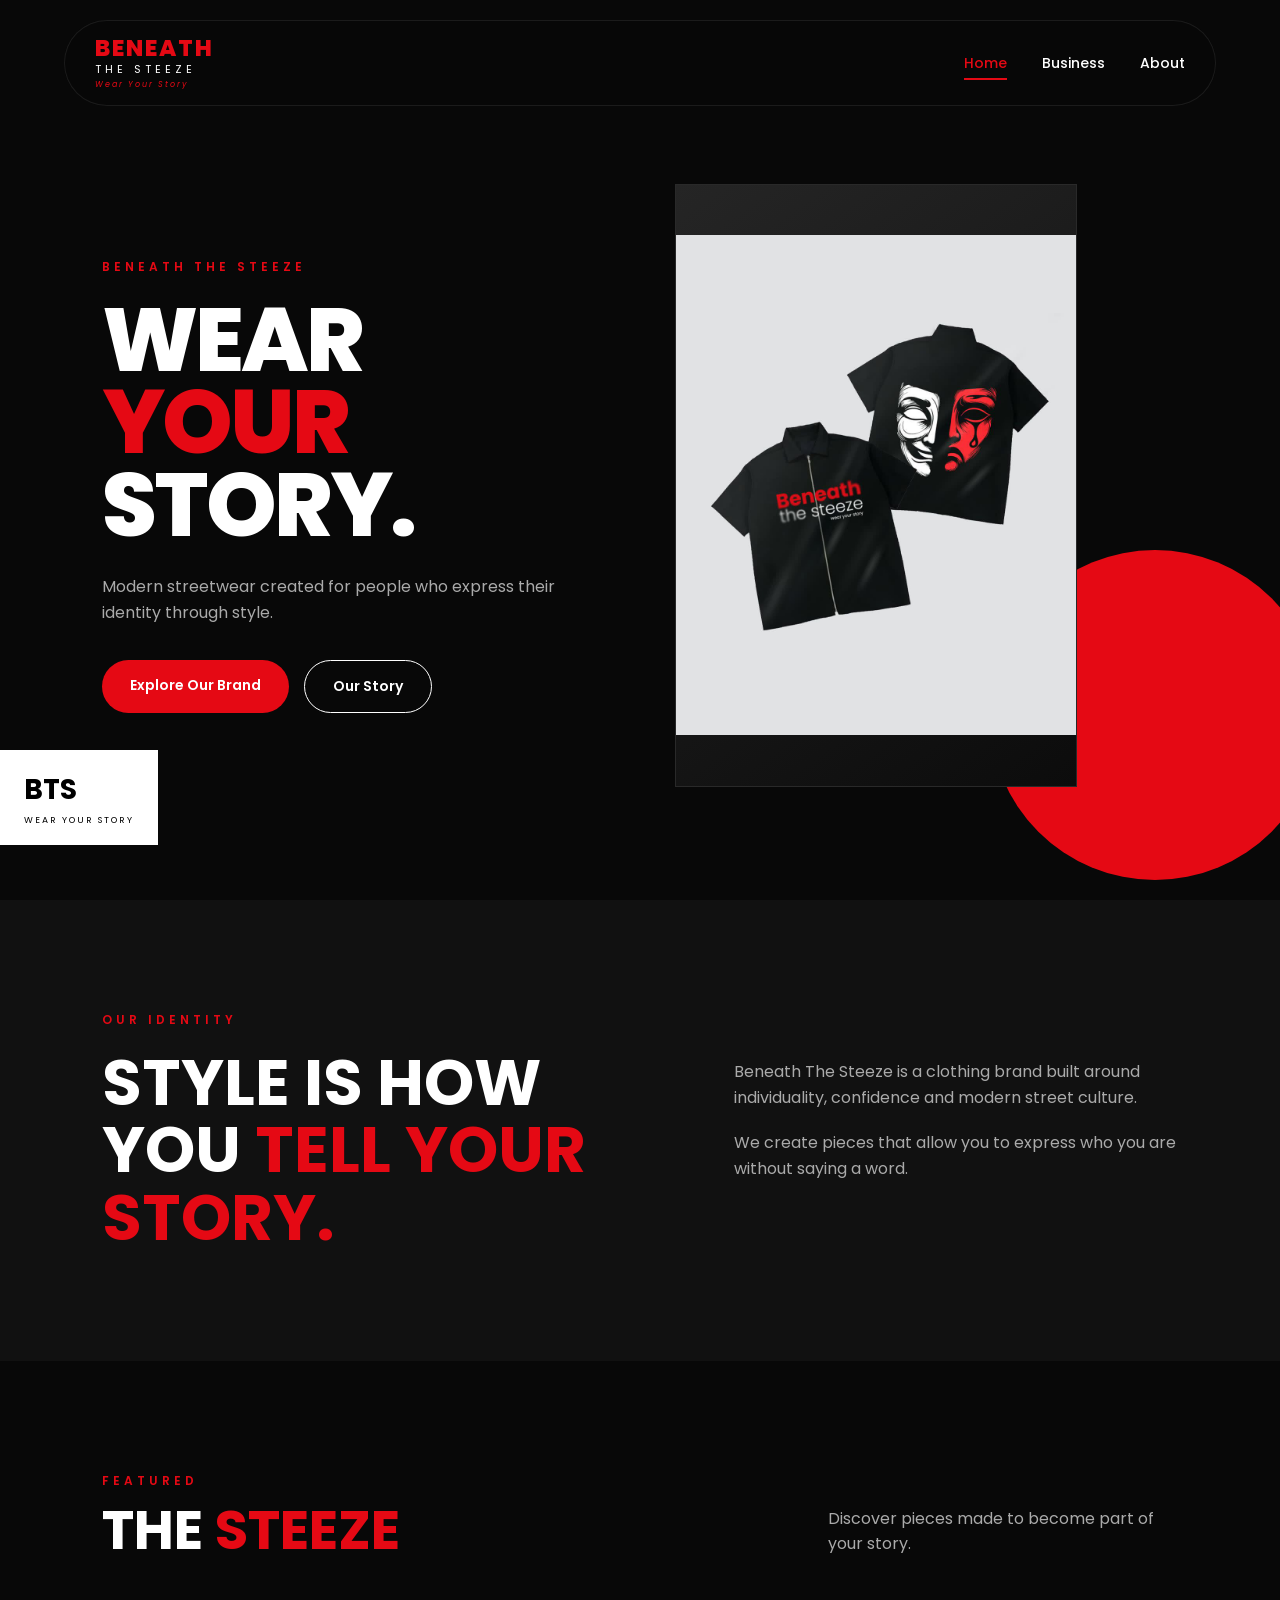
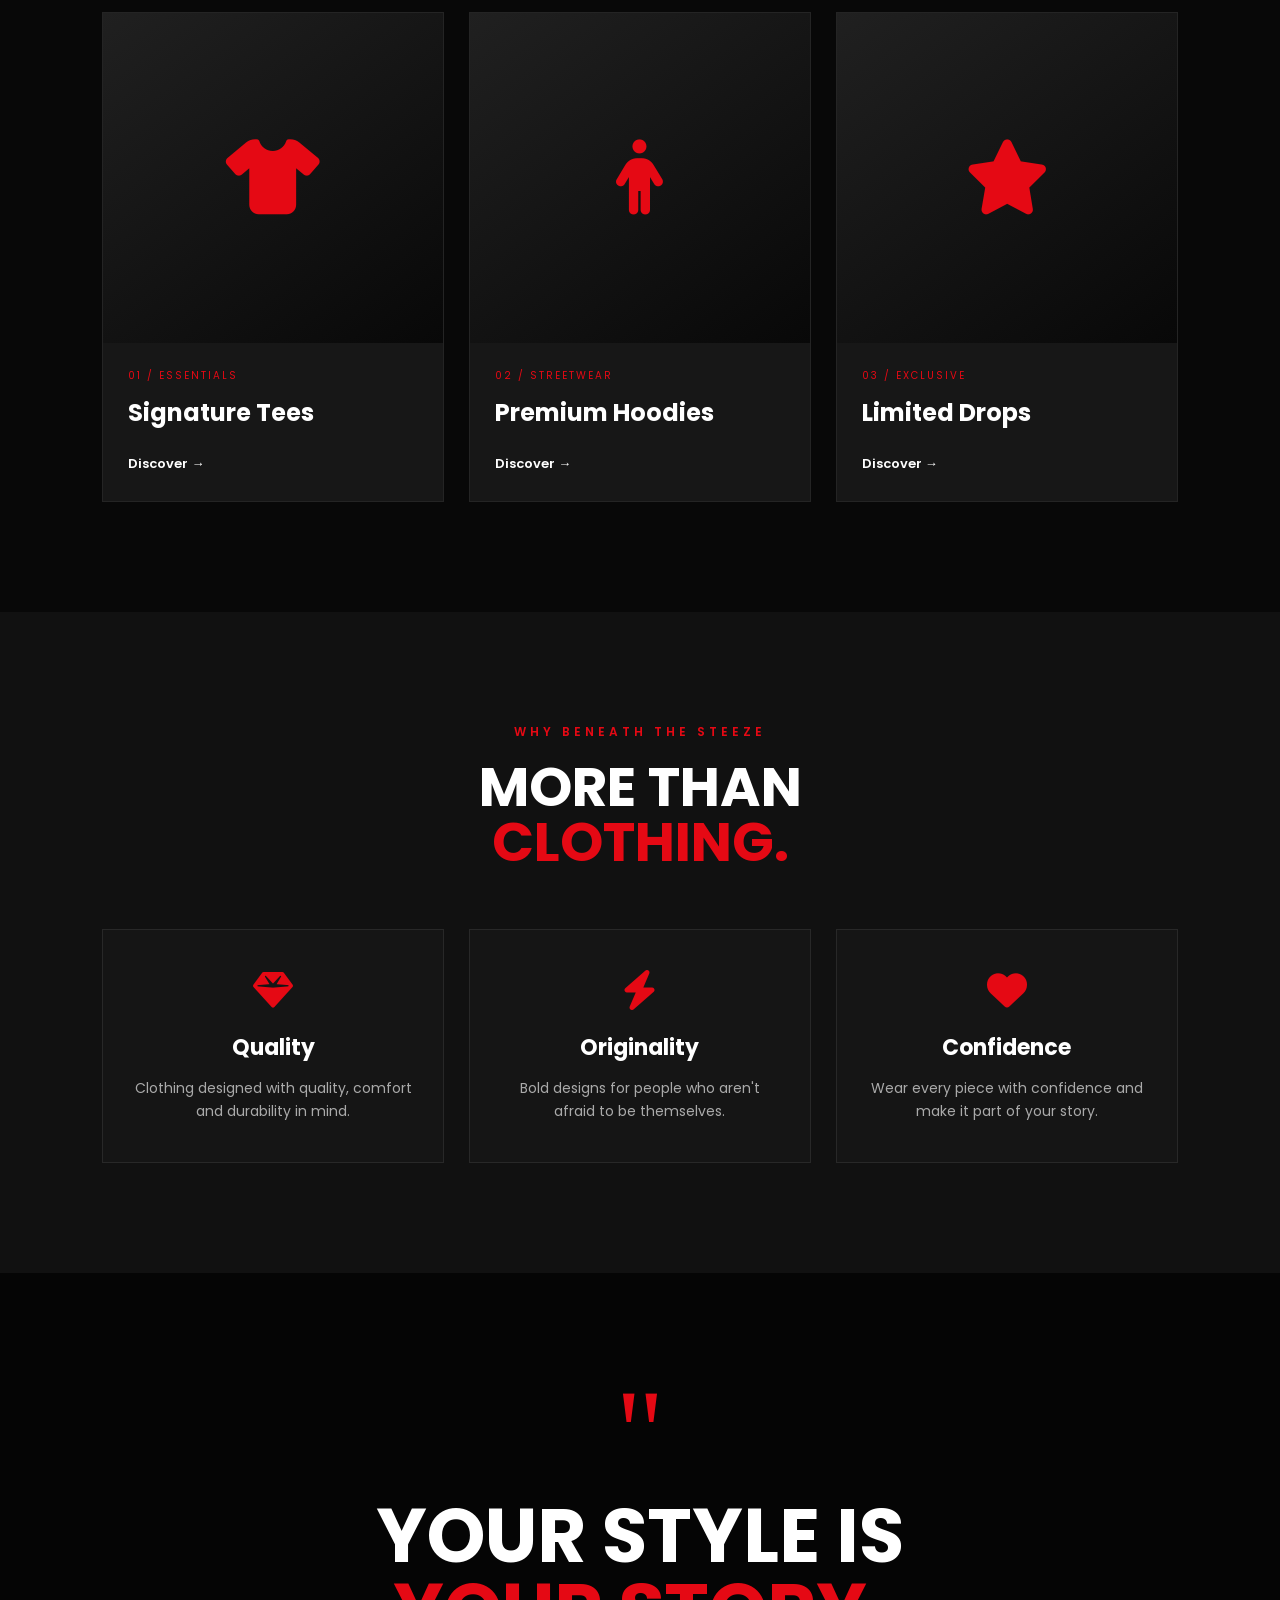
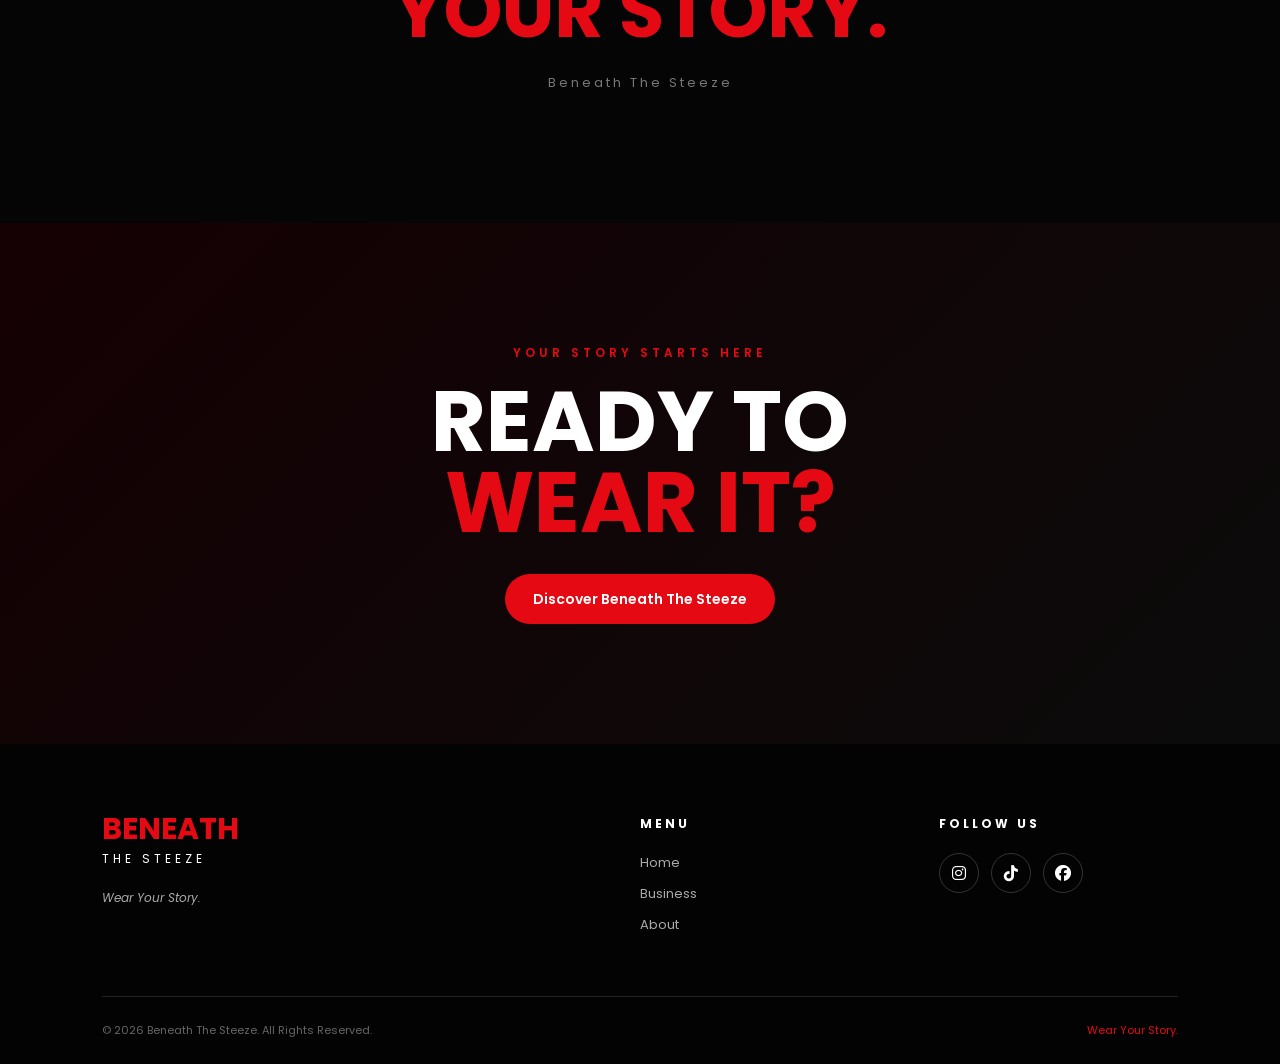
<file: index.html>
<!DOCTYPE html>
<html lang="en">
<head>
    <meta charset="UTF-8">
    <meta name="viewport" content="width=device-width, initial-scale=1.0">

    <title>Beneath The Steeze | Wear Your Story</title>

    <link rel="stylesheet" href="style.css">

    <link rel="preconnect" href="https://fonts.googleapis.com">
    <link rel="preconnect" href="https://fonts.gstatic.com" crossorigin>

    <link href="https://fonts.googleapis.com/css2?family=Poppins:wght@300;400;500;600;700;800&display=swap" rel="stylesheet">

    <link rel="stylesheet"
          href="https://cdnjs.cloudflare.com/ajax/libs/font-awesome/6.5.2/css/all.min.css">
</head>

<body>

    <!-- NAVIGATION -->
    <header>
        <nav class="navbar">

            <a href="index.html" class="brand">
                <strong>BENEATH</strong>
                <span>THE STEEZE</span>
                <small>Wear Your Story</small>
            </a>

            <div class="nav-links">
                <a href="index.html" class="active">Home</a>
                <a href="business.html">Business</a>
                <a href="about.html">About</a>
            </div>

        </nav>
    </header>


    <!-- HOME HERO -->
    <main>

        <section class="home-hero">

            <div class="hero-text">

                <p class="eyebrow">BENEATH THE STEEZE</p>

                <h1>
                    WEAR<br>
                    <span>YOUR</span><br>
                    STORY.
                </h1>

                <p class="hero-description">
                    Modern streetwear created for people who
                    express their identity through style.
                </p>

                <div class="hero-buttons">
                    <a href="business.html" class="red-button">
                        Explore Our Brand
                    </a>

                    <a href="about.html" class="outline-button">
                        Our Story
                    </a>
                </div>

            </div>


            <div class="fashion-placeholder">
    <img src="images/hero-fashion.jpg" alt="Beneath The Steeze streetwear">
</div>

                <div class="red-shape"></div>

                <div class="hero-label">
                    <strong>BTS</strong>
                    <span>WEAR YOUR STORY</span>
                </div>

            </div>

        </section>


        <!-- INTRODUCTION -->
        <section class="home-intro">

            <div class="intro-heading">
                <p class="eyebrow">OUR IDENTITY</p>

                <h2>
                    STYLE IS HOW<br>
                    YOU <span>TELL YOUR STORY.</span>
                </h2>
            </div>

            <div class="intro-text">

                <p>
                    Beneath The Steeze is a clothing brand built
                    around individuality, confidence and modern
                    street culture.
                </p>

                <p>
                    We create pieces that allow you to express
                    who you are without saying a word.
                </p>

            </div>

        </section>


        <!-- FEATURED COLLECTION -->
        <section class="collection">

            <div class="section-heading">

                <div>
                    <p class="eyebrow">FEATURED</p>

                    <h2>
                        THE <span>STEEZE</span>
                    </h2>
                </div>

                <p>
                    Discover pieces made to become
                    part of your story.
                </p>

            </div>


            <div class="collection-grid">

                <article class="product-card">

                    <div class="product-image">
                        <i class="fa-solid fa-shirt"></i>
                    </div>

                    <div class="product-info">
                        <p>01 / ESSENTIALS</p>
                        <h3>Signature Tees</h3>
                        <a href="business.html">Discover →</a>
                    </div>

                </article>


                <article class="product-card">

                    <div class="product-image">
                        <i class="fa-solid fa-person"></i>
                    </div>

                    <div class="product-info">
                        <p>02 / STREETWEAR</p>
                        <h3>Premium Hoodies</h3>
                        <a href="business.html">Discover →</a>
                    </div>

                </article>


                <article class="product-card">

                    <div class="product-image">
                        <i class="fa-solid fa-star"></i>
                    </div>

                    <div class="product-info">
                        <p>03 / EXCLUSIVE</p>
                        <h3>Limited Drops</h3>
                        <a href="business.html">Discover →</a>
                    </div>

                </article>

            </div>

        </section>


        <!-- WHY US -->
        <section class="why-us">

            <p class="eyebrow">WHY BENEATH THE STEEZE</p>

            <h2>
                MORE THAN<br>
                <span>CLOTHING.</span>
            </h2>


            <div class="values-grid">

                <div class="value">

                    <i class="fa-solid fa-gem"></i>

                    <h3>Quality</h3>

                    <p>
                        Clothing designed with quality,
                        comfort and durability in mind.
                    </p>

                </div>


                <div class="value">

                    <i class="fa-solid fa-bolt"></i>

                    <h3>Originality</h3>

                    <p>
                        Bold designs for people who
                        aren't afraid to be themselves.
                    </p>

                </div>


                <div class="value">

                    <i class="fa-solid fa-heart"></i>

                    <h3>Confidence</h3>

                    <p>
                        Wear every piece with confidence
                        and make it part of your story.
                    </p>

                </div>

            </div>

        </section>


        <!-- BRAND STATEMENT -->
        <section class="statement">

            <p class="quote-mark">"</p>

            <h2>
                YOUR STYLE IS<br>
                <span>YOUR STORY.</span>
            </h2>

            <p>
                Beneath The Steeze
            </p>

        </section>


        <!-- CALL TO ACTION -->
        <section class="home-cta">

            <p class="eyebrow">YOUR STORY STARTS HERE</p>

            <h2>
                READY TO<br>
                <span>WEAR IT?</span>
            </h2>

            <a href="business.html" class="red-button">
                Discover Beneath The Steeze
            </a>

        </section>

    </main>


    <!-- FOOTER -->
    <footer>

        <div class="footer-main">

            <div class="footer-brand">

                <h2>BENEATH</h2>
                <p>THE STEEZE</p>

                <span>Wear Your Story.</span>

            </div>


            <div class="footer-links">

                <h3>MENU</h3>

                <a href="index.html">Home</a>
                <a href="business.html">Business</a>
                <a href="about.html">About</a>

            </div>


            <div class="footer-social">

                <h3>FOLLOW US</h3>

                <a href="#">
                    <i class="fab fa-instagram"></i>
                </a>

                <a href="#">
                    <i class="fab fa-tiktok"></i>
                </a>

                <a href="#">
                    <i class="fab fa-facebook"></i>
                </a>

            </div>

        </div>


        <div class="footer-bottom">

            <p>
                © 2026 Beneath The Steeze. All Rights Reserved.
            </p>

            <p>
                Wear Your Story.
            </p>

        </div>

    </footer>


    <script src="script.js"></script>

</body>
</html>
</file>
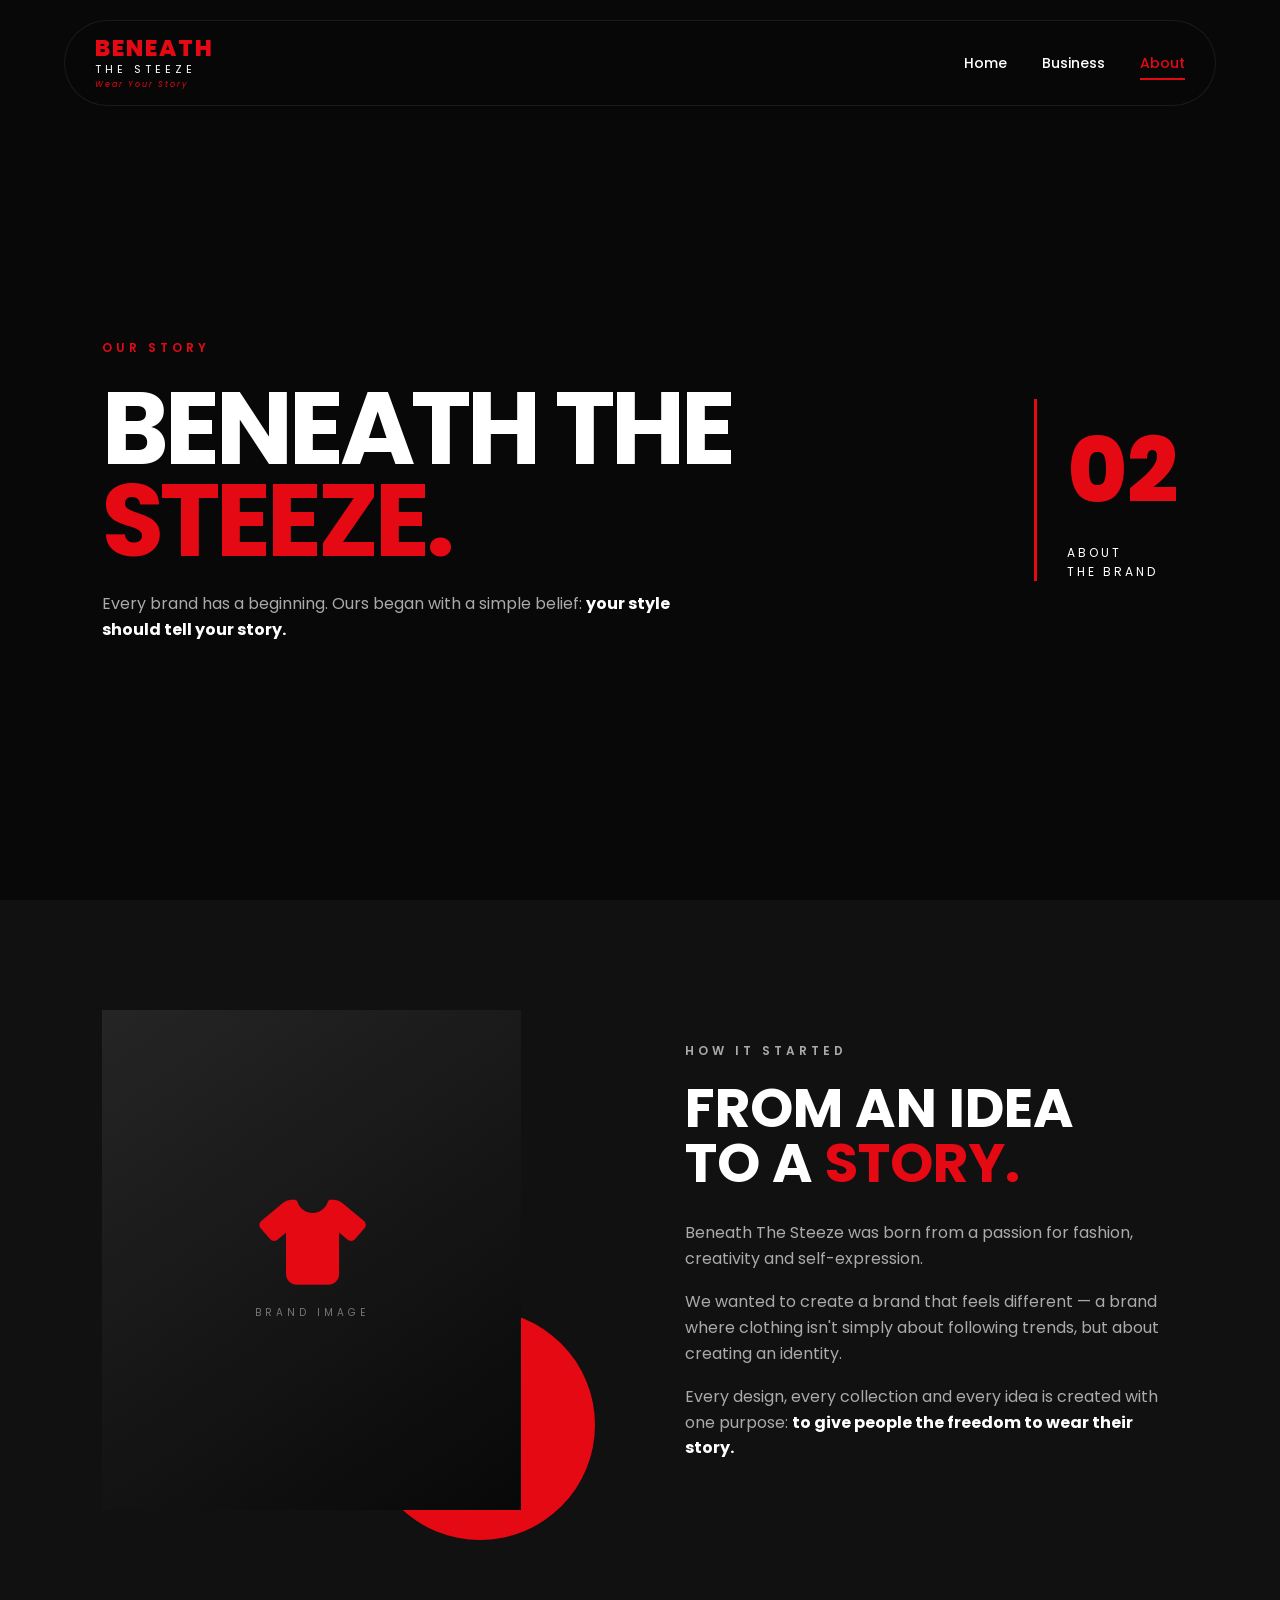
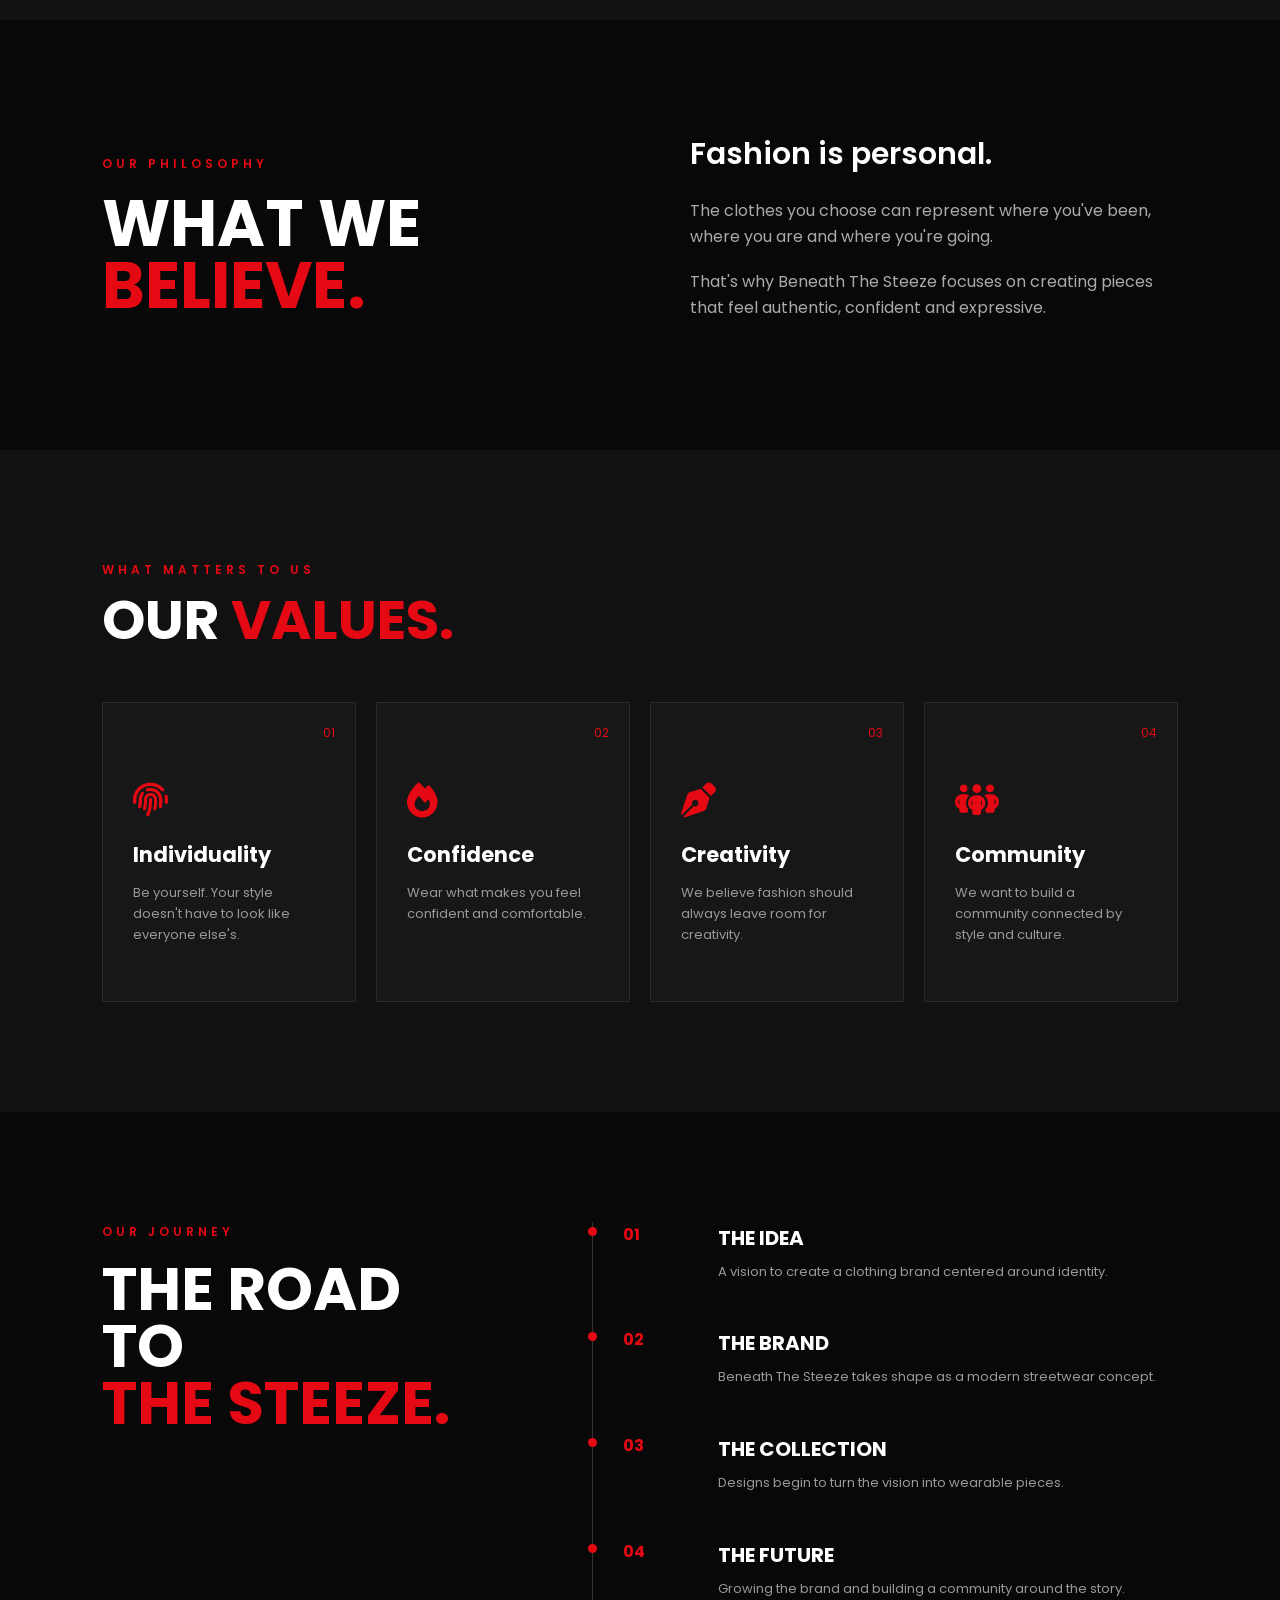
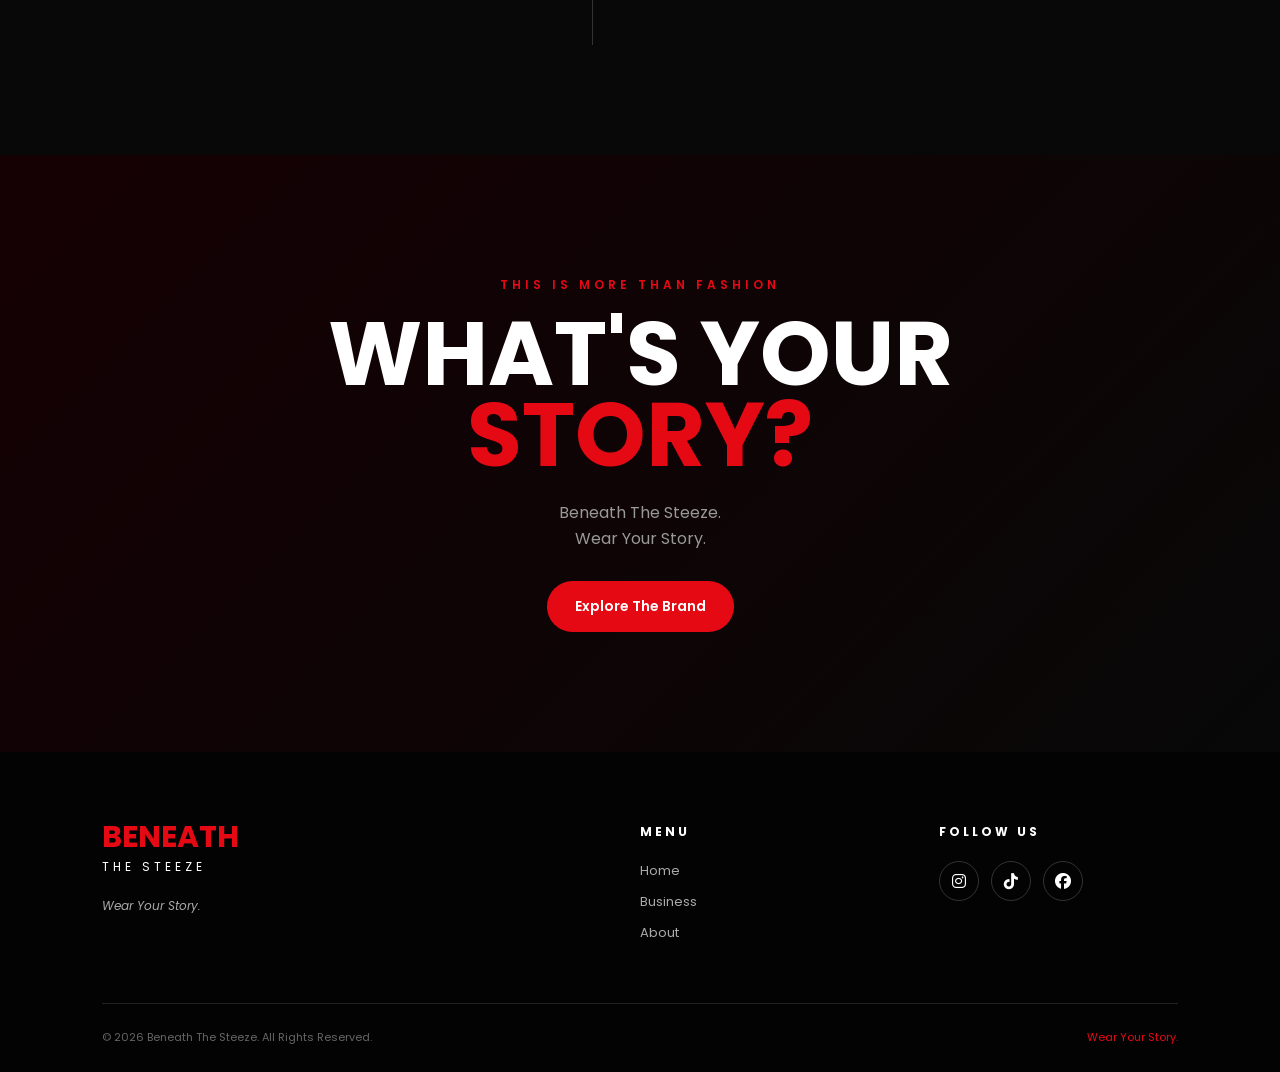
<file: about.html>
<!DOCTYPE html>
<html lang="en">

<head>

    <meta charset="UTF-8">

    <meta name="viewport"
          content="width=device-width, initial-scale=1.0">

    <title>About | Beneath The Steeze</title>

    <link rel="stylesheet" href="style.css">

    <link rel="preconnect"
          href="https://fonts.googleapis.com">

    <link rel="preconnect"
          href="https://fonts.gstatic.com" crossorigin>

    <link href="https://fonts.googleapis.com/css2?family=Poppins:wght@300;400;500;600;700;800&display=swap"
          rel="stylesheet">

    <link rel="stylesheet"
          href="https://cdnjs.cloudflare.com/ajax/libs/font-awesome/6.5.2/css/all.min.css">

</head>


<body>


<!-- =========================
     NAVIGATION
========================= -->

<header>

    <nav class="navbar">

        <a href="index.html" class="brand">

            <strong>BENEATH</strong>

            <span>THE STEEZE</span>

            <small>Wear Your Story</small>

        </a>


        <div class="nav-links">

            <a href="index.html">
                Home
            </a>

            <a href="business.html">
                Business
            </a>

            <a href="about.html" class="active">
                About
            </a>

        </div>

    </nav>

</header>



<!-- =========================
     ABOUT PAGE
========================= -->

<main>


<!-- ABOUT HERO -->

<section class="about-hero">

    <div class="about-hero-content">

        <p class="eyebrow">
            OUR STORY
        </p>

        <h1>

            BENEATH THE<br>

            <span>STEEZE.</span>

        </h1>

        <p>

            Every brand has a beginning.
            Ours began with a simple belief:

            <strong>
                your style should tell your story.
            </strong>

        </p>

    </div>


    <div class="about-hero-number">

        <span>02</span>

        <p>
            ABOUT<br>
            THE BRAND
        </p>

    </div>

</section>



<!-- OUR STORY -->

<section class="our-story">

    <div class="story-visual">

        <div class="story-placeholder">

            <i class="fa-solid fa-shirt"></i>

            <span>
                BRAND IMAGE
            </span>

        </div>

        <div class="story-red-shape"></div>

    </div>


    <div class="story-content">

        <p class="eyebrow">
            HOW IT STARTED
        </p>

        <h2>

            FROM AN IDEA<br>

            TO A <span>STORY.</span>

        </h2>


        <p>

            Beneath The Steeze was born from a passion
            for fashion, creativity and self-expression.

        </p>


        <p>

            We wanted to create a brand that feels
            different — a brand where clothing isn't
            simply about following trends, but about
            creating an identity.

        </p>


        <p>

            Every design, every collection and every
            idea is created with one purpose:

            <strong>
                to give people the freedom to wear
                their story.

            </strong>

        </p>

    </div>

</section>



<!-- BRAND PHILOSOPHY -->

<section class="philosophy">

    <div class="philosophy-heading">

        <p class="eyebrow">
            OUR PHILOSOPHY
        </p>

        <h2>

            WHAT WE<br>

            <span>BELIEVE.</span>

        </h2>

    </div>


    <div class="philosophy-text">

        <p>

            Fashion is personal.

        </p>

        <p>

            The clothes you choose can represent
            where you've been, where you are and
            where you're going.

        </p>

        <p>

            That's why Beneath The Steeze focuses
            on creating pieces that feel authentic,
            confident and expressive.

        </p>

    </div>

</section>



<!-- CORE VALUES -->

<section class="core-values">

    <div class="section-heading">

        <div>

            <p class="eyebrow">
                WHAT MATTERS TO US
            </p>

            <h2>

                OUR <span>VALUES.</span>

            </h2>

        </div>

    </div>


    <div class="values-about-grid">


        <div class="about-value">

            <span>01</span>

            <i class="fa-solid fa-fingerprint"></i>

            <h3>
                Individuality
            </h3>

            <p>

                Be yourself.

                Your style doesn't have
                to look like everyone else's.

            </p>

        </div>



        <div class="about-value">

            <span>02</span>

            <i class="fa-solid fa-fire"></i>

            <h3>
                Confidence
            </h3>

            <p>

                Wear what makes you feel
                confident and comfortable.

            </p>

        </div>



        <div class="about-value">

            <span>03</span>

            <i class="fa-solid fa-pen-nib"></i>

            <h3>
                Creativity
            </h3>

            <p>

                We believe fashion should
                always leave room for creativity.

            </p>

        </div>



        <div class="about-value">

            <span>04</span>

            <i class="fa-solid fa-people-group"></i>

            <h3>
                Community
            </h3>

            <p>

                We want to build a community
                connected by style and culture.

            </p>

        </div>


    </div>

</section>



<!-- BRAND TIMELINE -->

<section class="timeline">

    <div class="timeline-heading">

        <p class="eyebrow">
            OUR JOURNEY
        </p>

        <h2>

            THE ROAD TO<br>

            <span>THE STEEZE.</span>

        </h2>

    </div>


    <div class="timeline-list">


        <div class="timeline-item">

            <span>
                01
            </span>

            <div>

                <h3>
                    THE IDEA
                </h3>

                <p>

                    A vision to create a clothing
                    brand centered around identity.

                </p>

            </div>

        </div>



        <div class="timeline-item">

            <span>
                02
            </span>

            <div>

                <h3>
                    THE BRAND
                </h3>

                <p>

                    Beneath The Steeze takes shape
                    as a modern streetwear concept.

                </p>

            </div>

        </div>



        <div class="timeline-item">

            <span>
                03
            </span>

            <div>

                <h3>
                    THE COLLECTION
                </h3>

                <p>

                    Designs begin to turn the vision
                    into wearable pieces.

                </p>

            </div>

        </div>



        <div class="timeline-item">

            <span>
                04
            </span>

            <div>

                <h3>
                    THE FUTURE
                </h3>

                <p>

                    Growing the brand and building
                    a community around the story.

                </p>

            </div>

        </div>


    </div>

</section>



<!-- FINAL MESSAGE -->

<section class="about-cta">

    <p class="eyebrow">
        THIS IS MORE THAN FASHION
    </p>

    <h2>

        WHAT'S YOUR<br>

        <span>STORY?</span>

    </h2>

    <p>

        Beneath The Steeze.

        <br>

        Wear Your Story.

    </p>

    <a href="business.html"
       class="red-button">

        Explore The Brand

    </a>

</section>


</main>



<!-- =========================
     FOOTER
========================= -->

<footer>

    <div class="footer-main">


        <div class="footer-brand">

            <h2>
                BENEATH
            </h2>

            <p>
                THE STEEZE
            </p>

            <span>
                Wear Your Story.
            </span>

        </div>



        <div class="footer-links">

            <h3>
                MENU
            </h3>

            <a href="index.html">
                Home
            </a>

            <a href="business.html">
                Business
            </a>

            <a href="about.html">
                About
            </a>

        </div>



        <div class="footer-social">

            <h3>
                FOLLOW US
            </h3>

            <a href="#">
                <i class="fab fa-instagram"></i>
            </a>

            <a href="#">
                <i class="fab fa-tiktok"></i>
            </a>

            <a href="#">
                <i class="fab fa-facebook"></i>
            </a>

        </div>


    </div>


    <div class="footer-bottom">

        <p>

            © 2026 Beneath The Steeze.
            All Rights Reserved.

        </p>

        <p>
            Wear Your Story.
        </p>

    </div>

</footer>



<script src="script.js"></script>

</body>

</html>
</file>
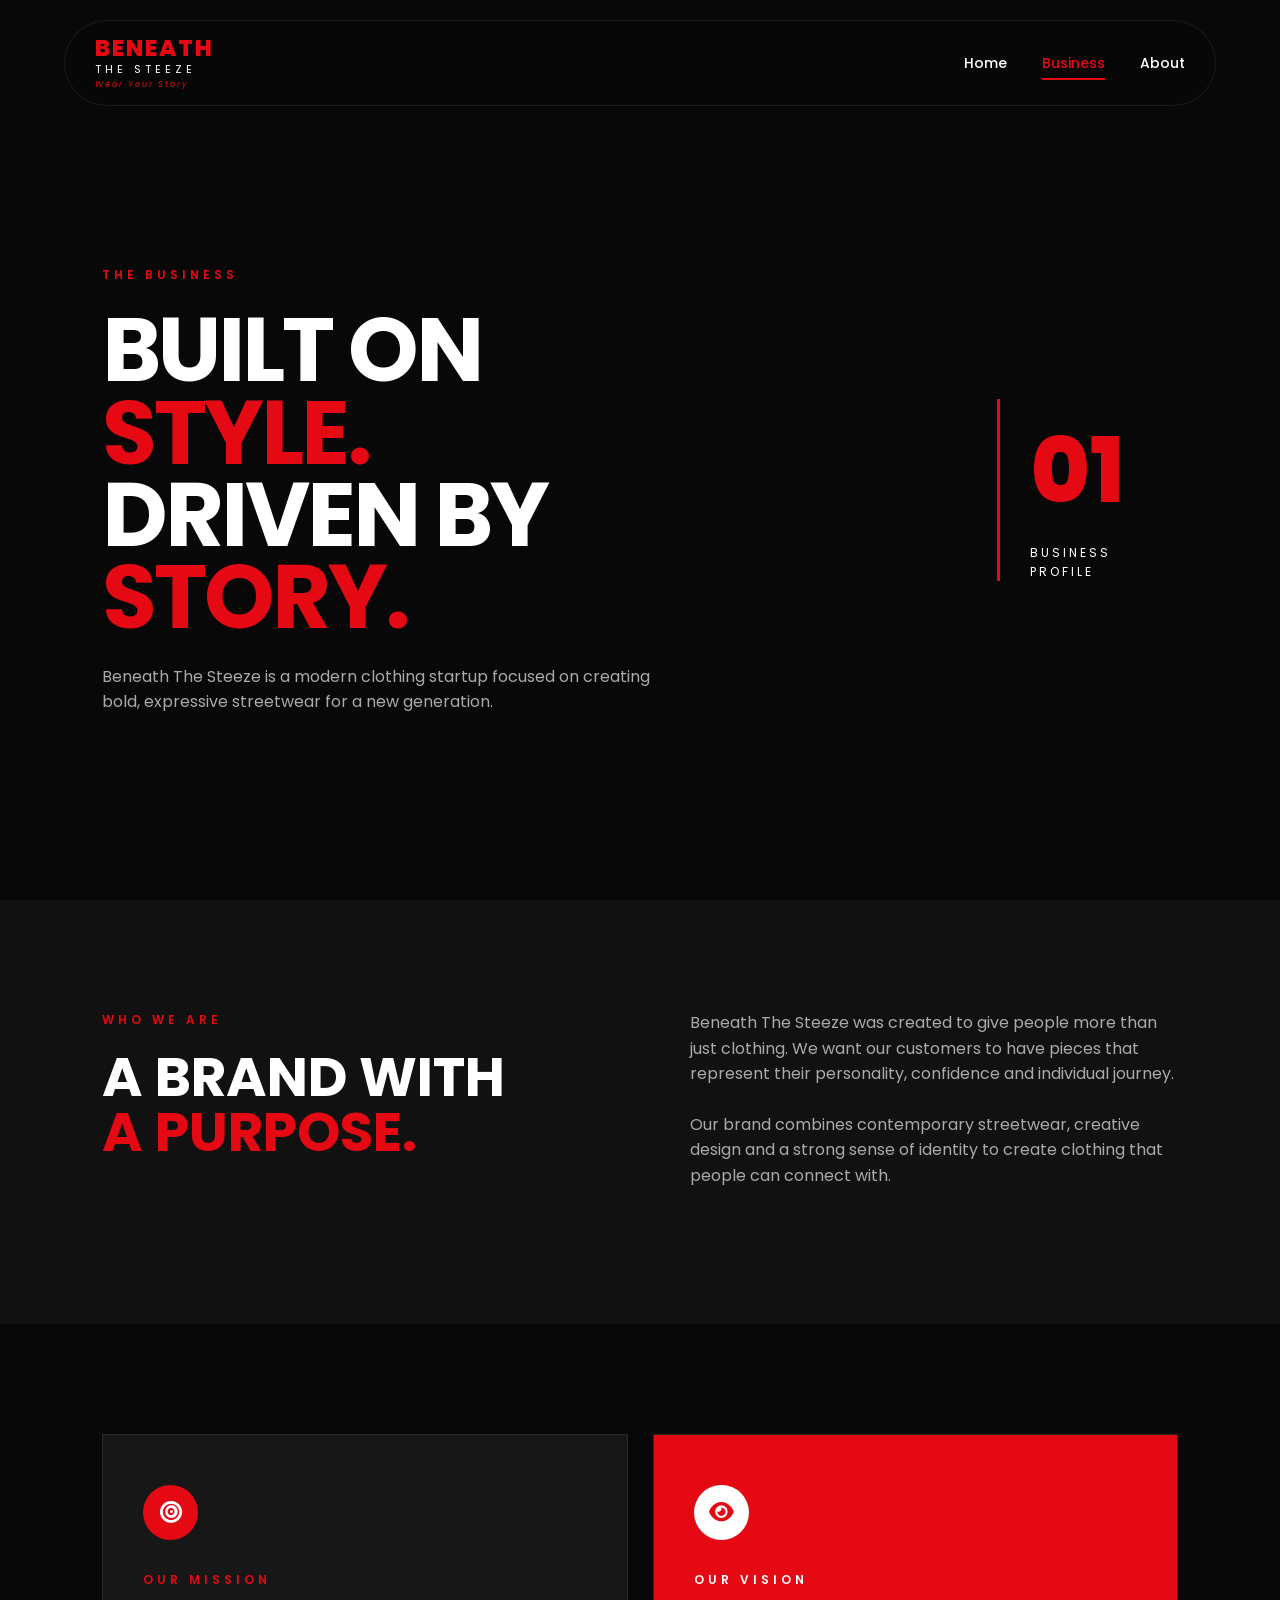
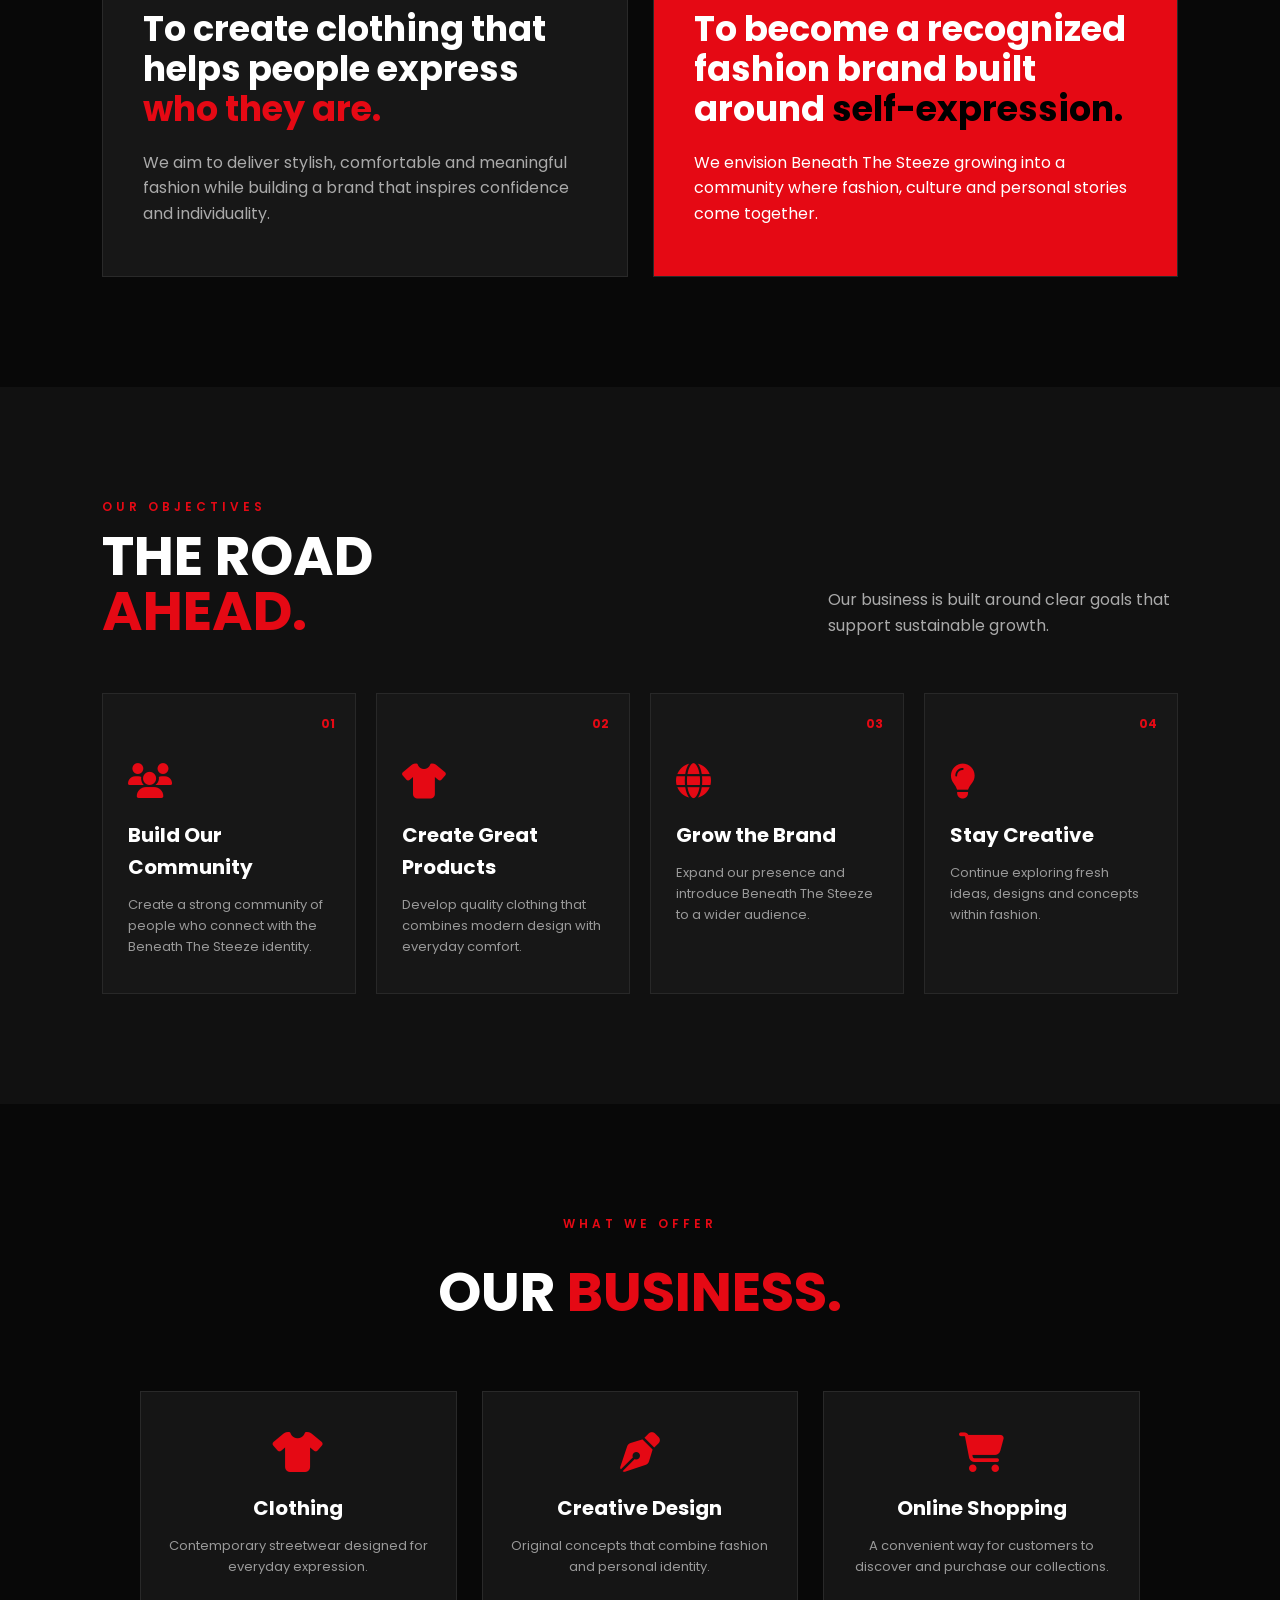
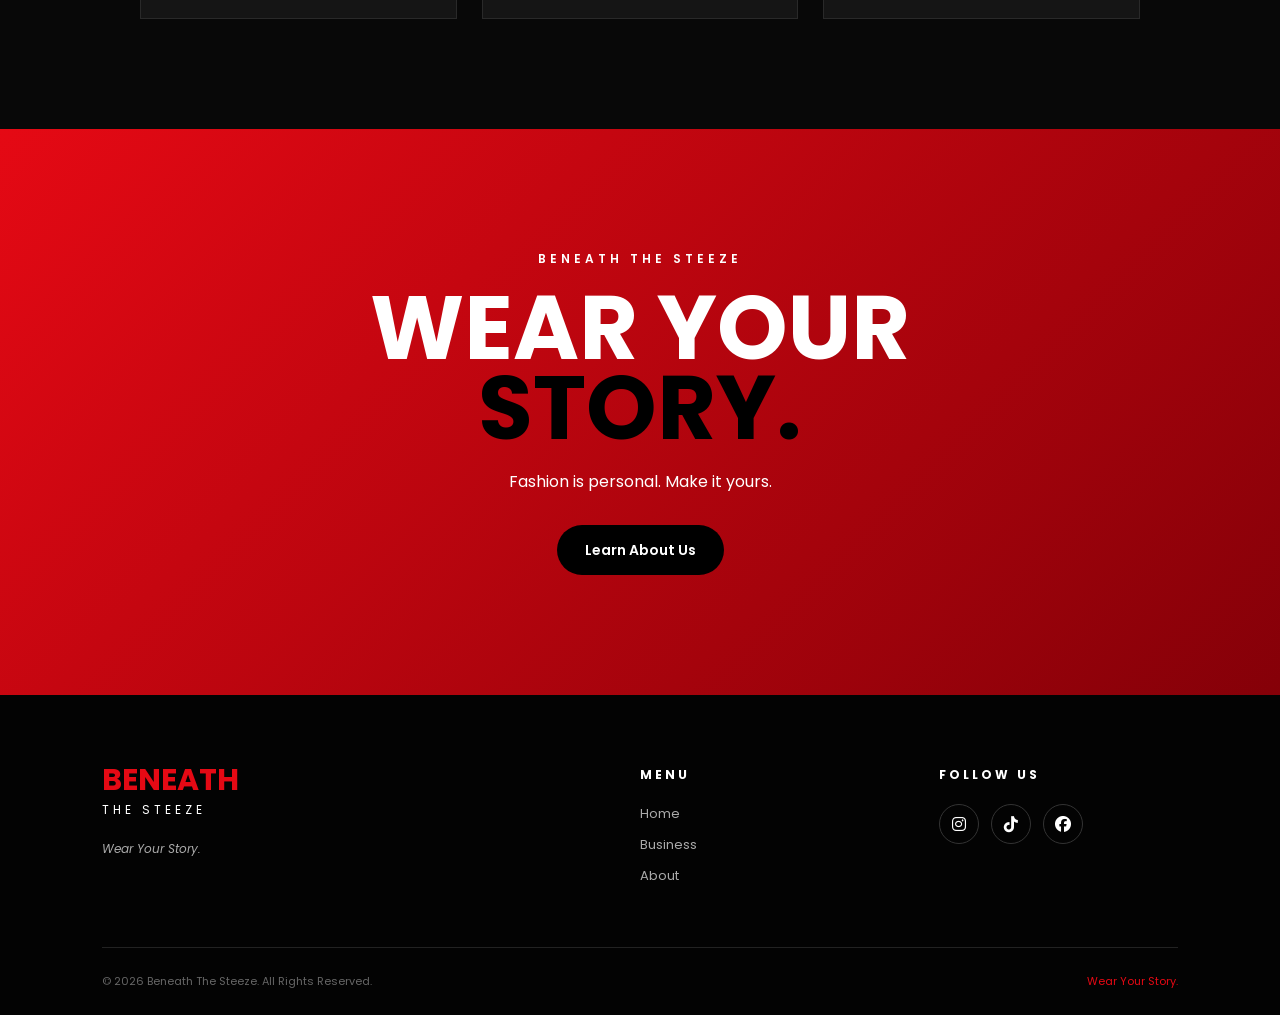
<file: business.html>
<!DOCTYPE html>
<html lang="en">
<head>
    <meta charset="UTF-8">
    <meta name="viewport" content="width=device-width, initial-scale=1.0">

    <title>Business | Beneath The Steeze</title>

    <link rel="stylesheet" href="style.css">

    <link rel="preconnect" href="https://fonts.googleapis.com">
    <link rel="preconnect" href="https://fonts.gstatic.com" crossorigin>

    <link href="https://fonts.googleapis.com/css2?family=Poppins:wght@300;400;500;600;700;800&display=swap" rel="stylesheet">

    <link rel="stylesheet"
          href="https://cdnjs.cloudflare.com/ajax/libs/font-awesome/6.5.2/css/all.min.css">
</head>

<body>

    <!-- NAVIGATION -->

    <header>

        <nav class="navbar">

            <a href="index.html" class="brand">
                <strong>BENEATH</strong>
                <span>THE STEEZE</span>
                <small>Wear Your Story</small>
            </a>

            <div class="nav-links">

                <a href="index.html">Home</a>

                <a href="business.html" class="active">
                    Business
                </a>

                <a href="about.html">
                    About
                </a>

            </div>

        </nav>

    </header>


    <!-- BUSINESS PAGE -->

    <main>

        <!-- BUSINESS HERO -->

        <section class="business-hero">

            <div class="business-hero-text">

                <p class="eyebrow">
                    THE BUSINESS
                </p>

                <h1>
                    BUILT ON<br>
                    <span>STYLE.</span><br>
                    DRIVEN BY<br>
                    <span>STORY.</span>
                </h1>

                <p>
                    Beneath The Steeze is a modern clothing
                    startup focused on creating bold, expressive
                    streetwear for a new generation.
                </p>

            </div>


            <div class="business-number">

                <span>01</span>

                <p>
                    BUSINESS<br>
                    PROFILE
                </p>

            </div>

        </section>


        <!-- BUSINESS OVERVIEW -->

        <section class="business-overview">

            <div>

                <p class="eyebrow">
                    WHO WE ARE
                </p>

                <h2>
                    A BRAND WITH<br>
                    <span>A PURPOSE.</span>
                </h2>

            </div>


            <div class="business-copy">

                <p>
                    Beneath The Steeze was created to give people
                    more than just clothing. We want our customers
                    to have pieces that represent their personality,
                    confidence and individual journey.
                </p>

                <p>
                    Our brand combines contemporary streetwear,
                    creative design and a strong sense of identity
                    to create clothing that people can connect with.
                </p>

            </div>

        </section>


        <!-- MISSION AND VISION -->

        <section class="mission-section">

            <div class="mission-card">

                <div class="mission-icon">
                    <i class="fa-solid fa-bullseye"></i>
                </div>

                <p class="eyebrow">
                    OUR MISSION
                </p>

                <h2>
                    To create clothing that
                    helps people express
                    <span>who they are.</span>
                </h2>

                <p>
                    We aim to deliver stylish, comfortable and
                    meaningful fashion while building a brand
                    that inspires confidence and individuality.
                </p>

            </div>


            <div class="mission-card red-card">

                <div class="mission-icon">
                    <i class="fa-solid fa-eye"></i>
                </div>

                <p class="eyebrow">
                    OUR VISION
                </p>

                <h2>
                    To become a recognized
                    fashion brand built around
                    <span>self-expression.</span>
                </h2>

                <p>
                    We envision Beneath The Steeze growing into
                    a community where fashion, culture and
                    personal stories come together.
                </p>

            </div>

        </section>


        <!-- BUSINESS OBJECTIVES -->

        <section class="objectives">

            <div class="section-heading">

                <div>

                    <p class="eyebrow">
                        OUR OBJECTIVES
                    </p>

                    <h2>
                        THE ROAD<br>
                        <span>AHEAD.</span>
                    </h2>

                </div>

                <p>
                    Our business is built around clear goals
                    that support sustainable growth.
                </p>

            </div>


            <div class="objective-grid">

                <div class="objective">

                    <span>01</span>

                    <i class="fa-solid fa-users"></i>

                    <h3>
                        Build Our Community
                    </h3>

                    <p>
                        Create a strong community of people
                        who connect with the Beneath The Steeze
                        identity.
                    </p>

                </div>


                <div class="objective">

                    <span>02</span>

                    <i class="fa-solid fa-shirt"></i>

                    <h3>
                        Create Great Products
                    </h3>

                    <p>
                        Develop quality clothing that combines
                        modern design with everyday comfort.
                    </p>

                </div>


                <div class="objective">

                    <span>03</span>

                    <i class="fa-solid fa-globe"></i>

                    <h3>
                        Grow the Brand
                    </h3>

                    <p>
                        Expand our presence and introduce
                        Beneath The Steeze to a wider audience.
                    </p>

                </div>


                <div class="objective">

                    <span>04</span>

                    <i class="fa-solid fa-lightbulb"></i>

                    <h3>
                        Stay Creative
                    </h3>

                    <p>
                        Continue exploring fresh ideas,
                        designs and concepts within fashion.
                    </p>

                </div>

            </div>

        </section>


        <!-- BUSINESS MODEL -->

        <section class="business-model">

            <p class="eyebrow">
                WHAT WE OFFER
            </p>

            <h2>
                OUR <span>BUSINESS.</span>
            </h2>


            <div class="offer-grid">

                <div class="offer">

                    <i class="fa-solid fa-shirt"></i>

                    <h3>
                        Clothing
                    </h3>

                    <p>
                        Contemporary streetwear designed
                        for everyday expression.
                    </p>

                </div>


                <div class="offer">

                    <i class="fa-solid fa-pen-nib"></i>

                    <h3>
                        Creative Design
                    </h3>

                    <p>
                        Original concepts that combine
                        fashion and personal identity.
                    </p>

                </div>


                <div class="offer">

                    <i class="fa-solid fa-cart-shopping"></i>

                    <h3>
                        Online Shopping
                    </h3>

                    <p>
                        A convenient way for customers to
                        discover and purchase our collections.
                    </p>

                </div>

            </div>

        </section>


        <!-- CTA -->

        <section class="business-cta">

            <p class="eyebrow">
                BENEATH THE STEEZE
            </p>

            <h2>
                WEAR YOUR<br>
                <span>STORY.</span>
            </h2>

            <p>
                Fashion is personal. Make it yours.
            </p>

            <a href="about.html" class="red-button">
                Learn About Us
            </a>

        </section>

    </main>


    <!-- FOOTER -->

    <footer>

        <div class="footer-main">

            <div class="footer-brand">

                <h2>BENEATH</h2>

                <p>THE STEEZE</p>

                <span>
                    Wear Your Story.
                </span>

            </div>


            <div class="footer-links">

                <h3>MENU</h3>

                <a href="index.html">
                    Home
                </a>

                <a href="business.html">
                    Business
                </a>

                <a href="about.html">
                    About
                </a>

            </div>


            <div class="footer-social">

                <h3>FOLLOW US</h3>

                <a href="#">
                    <i class="fab fa-instagram"></i>
                </a>

                <a href="#">
                    <i class="fab fa-tiktok"></i>
                </a>

                <a href="#">
                    <i class="fab fa-facebook"></i>
                </a>

            </div>

        </div>


        <div class="footer-bottom">

            <p>
                © 2026 Beneath The Steeze.
                All Rights Reserved.
            </p>

            <p>
                Wear Your Story.
            </p>

        </div>

    </footer>


    <script src="script.js"></script>

</body>
</html>
</file>
<file: style.css>
/* ==========================================
   BENEATH THE STEEZE
   WEAR YOUR STORY
   MAIN STYLESHEET
========================================== */


/* ---------- RESET ---------- */

* {
    margin: 0;
    padding: 0;
    box-sizing: border-box;
}

html {
    scroll-behavior: smooth;
}

body {
    font-family: "Poppins", sans-serif;
    background: #080808;
    color: #ffffff;
    line-height: 1.6;
}

a {
    text-decoration: none;
    color: inherit;
}

img {
    max-width: 100%;
    display: block;
}


/* ---------- COLORS ---------- */

:root {
    --red: #e50914;
    --black: #080808;
    --dark: #111111;
    --card: #171717;
    --white: #ffffff;
    --gray: #aaaaaa;
    --light-gray: #dddddd;
}


/* ==========================================
   NAVIGATION
========================================== */

header {
    position: fixed;
    top: 0;
    left: 0;
    width: 100%;
    z-index: 1000;
}

.navbar {
    width: 90%;
    margin: 20px auto 0;
    padding: 16px 30px;

    display: flex;
    justify-content: space-between;
    align-items: center;

    background: rgba(8, 8, 8, 0.82);
    backdrop-filter: blur(15px);

    border: 1px solid rgba(255, 255, 255, 0.08);
    border-radius: 50px;
}


/* BRAND */

.brand {
    display: flex;
    flex-direction: column;
    line-height: 1;
}

.brand strong {
    color: var(--red);
    font-size: 23px;
    font-weight: 800;
    letter-spacing: 2px;
}

.brand span {
    color: var(--white);
    font-size: 11px;
    letter-spacing: 4px;
    margin-top: 4px;
}

.brand small {
    color: var(--red);
    font-size: 8px;
    letter-spacing: 2px;
    margin-top: 6px;
    font-style: italic;
}


/* NAV LINKS */

.nav-links {
    display: flex;
    gap: 35px;
    align-items: center;
}

.nav-links a {
    color: var(--white);
    font-size: 14px;
    font-weight: 500;
    position: relative;
    transition: 0.3s ease;
}

.nav-links a::after {
    content: "";
    position: absolute;
    left: 0;
    bottom: -6px;
    width: 0;
    height: 2px;
    background: var(--red);
    transition: 0.3s ease;
}

.nav-links a:hover,
.nav-links a.active {
    color: var(--red);
}

.nav-links a:hover::after,
.nav-links a.active::after {
    width: 100%;
}


/* ==========================================
   GENERAL
========================================== */

.eyebrow {
    color: var(--red);
    font-size: 12px;
    font-weight: 600;
    letter-spacing: 4px;
    text-transform: uppercase;
}

.red-button,
.outline-button {
    display: inline-block;
    padding: 14px 28px;
    border-radius: 50px;
    font-size: 14px;
    font-weight: 600;
    transition: 0.3s ease;
}

.red-button {
    background: var(--red);
    color: white;
}

.red-button:hover {
    background: white;
    color: var(--red);
    transform: translateY(-4px);
}

.outline-button {
    border: 1px solid white;
    color: white;
}

.outline-button:hover {
    background: white;
    color: black;
    transform: translateY(-4px);
}


/* ==========================================
   HOME HERO
========================================== */

.home-hero {
    min-height: 100vh;

    padding: 150px 8% 80px;

    display: grid;
    grid-template-columns: 1fr 1fr;
    align-items: center;
    gap: 70px;

    overflow: hidden;
}


/* HERO TEXT */

.hero-text {
    max-width: 650px;
}

.hero-text h1 {
    font-size: clamp(55px, 7vw, 95px);
    line-height: 0.92;
    font-weight: 800;
    margin: 22px 0 28px;
    letter-spacing: -3px;
}

.hero-text h1 span {
    color: var(--red);
}

.hero-description {
    max-width: 520px;
    color: var(--gray);
    font-size: 16px;
    margin-bottom: 35px;
}

.hero-buttons {
    display: flex;
    gap: 15px;
    flex-wrap: wrap;
}


/* HERO IMAGE AREA */

.hero-fashion {
    height: 620px;
    position: relative;

    display: flex;
    justify-content: center;
    align-items: center;
}


/* PLACEHOLDER */

.fashion-placeholder {
    width: 80%;
    height: 90%;

    background:
        linear-gradient(
            145deg,
            #252525,
            #0c0c0c
        );

    position: relative;
    z-index: 2;

    display: flex;
    flex-direction: column;
    align-items: center;
    justify-content: center;

    border: 1px solid #292929;
}

.fashion-placeholder i {
    font-size: 90px;
    color: var(--red);
    margin-bottom: 20px;
}

.fashion-placeholder p {
    color: #777;
    font-size: 11px;
    letter-spacing: 4px;
    text-transform: uppercase;
}


/* RED CIRCLE */

.red-shape {
    position: absolute;

    width: 330px;
    height: 330px;

    background: var(--red);
    border-radius: 50%;

    right: -40px;
    bottom: 20px;

    z-index: 1;
}


/* HERO LABEL */

.hero-label {
    position: absolute;

    left: 0;
    bottom: 55px;

    z-index: 4;

    background: white;
    color: black;

    padding: 18px 24px;

    display: flex;
    flex-direction: column;
}

.hero-label strong {
    font-size: 28px;
}

.hero-label span {
    font-size: 9px;
    letter-spacing: 2px;
}


/* ==========================================
   INTRODUCTION
========================================== */

.home-intro {
    padding: 110px 8%;

    display: grid;
    grid-template-columns: 1.2fr 1fr;
    gap: 100px;
    align-items: center;

    background: var(--dark);
}

.intro-heading h2 {
    font-size: clamp(40px, 5vw, 65px);
    line-height: 1.05;
    margin-top: 20px;
}

.intro-heading h2 span {
    color: var(--red);
}

.intro-text {
    max-width: 550px;
}

.intro-text p {
    color: var(--gray);
    margin-bottom: 20px;
}


/* ==========================================
   COLLECTION
========================================== */

.collection {
    padding: 110px 8%;
    background: var(--black);
}

.section-heading {
    display: flex;
    justify-content: space-between;
    align-items: end;
    gap: 40px;
    margin-bottom: 55px;
}

.section-heading h2 {
    font-size: 55px;
    line-height: 1;
    margin-top: 12px;
}

.section-heading h2 span {
    color: var(--red);
}

.section-heading > p {
    max-width: 350px;
    color: var(--gray);
}


/* PRODUCT GRID */

.collection-grid {
    display: grid;
    grid-template-columns: repeat(3, 1fr);
    gap: 25px;
}


/* PRODUCT CARD */

.product-card {
    background: var(--card);
    border: 1px solid #242424;
    transition: 0.4s ease;
    overflow: hidden;
}

.product-card:hover {
    transform: translateY(-10px);
    border-color: var(--red);
    box-shadow: 0 20px 50px rgba(229, 9, 20, 0.15);
}


/* PRODUCT IMAGE */

.product-image {
    height: 330px;

    display: flex;
    justify-content: center;
    align-items: center;

    background:
        linear-gradient(
            145deg,
            #202020,
            #080808
        );

    transition: 0.4s ease;
}

.product-card:hover .product-image {
    background:
        linear-gradient(
            145deg,
            #2b090b,
            #080808
        );
}

.product-image i {
    font-size: 75px;
    color: var(--red);
    transition: 0.4s ease;
}

.product-card:hover .product-image i {
    transform: scale(1.15);
}


/* PRODUCT INFO */

.product-info {
    padding: 25px;
}

.product-info p {
    color: var(--red);
    font-size: 10px;
    letter-spacing: 2px;
}

.product-info h3 {
    font-size: 24px;
    margin: 10px 0 18px;
}

.product-info a {
    font-size: 13px;
    font-weight: 600;
    transition: 0.3s ease;
}

.product-info a:hover {
    color: var(--red);
}


/* ==========================================
   WHY US
========================================== */

.why-us {
    padding: 110px 8%;
    text-align: center;
    background: var(--dark);
}

.why-us > h2 {
    font-size: 55px;
    line-height: 1;
    margin: 18px 0 60px;
}

.why-us > h2 span {
    color: var(--red);
}


.values-grid {
    max-width: 1100px;
    margin: auto;

    display: grid;
    grid-template-columns: repeat(3, 1fr);
    gap: 25px;
}


.value {
    padding: 40px 30px;

    border: 1px solid #282828;
    background: #151515;

    transition: 0.4s ease;
}

.value:hover {
    transform: translateY(-8px);
    border-color: var(--red);
}

.value i {
    font-size: 40px;
    color: var(--red);
    margin-bottom: 20px;
}

.value h3 {
    font-size: 22px;
    margin-bottom: 12px;
}

.value p {
    color: var(--gray);
    font-size: 14px;
}


/* ==========================================
   BRAND STATEMENT
========================================== */

.statement {
    min-height: 550px;

    display: flex;
    flex-direction: column;
    justify-content: center;
    align-items: center;

    text-align: center;

    padding: 80px 8%;

    background: #050505;
}

.quote-mark {
    font-family: Georgia, serif;
    font-size: 120px;
    line-height: 0.5;
    color: var(--red);
}

.statement h2 {
    font-size: clamp(40px, 6vw, 75px);
    line-height: 1;
    margin: 35px 0 25px;
}

.statement h2 span {
    color: var(--red);
}

.statement > p:last-child {
    color: #777;
    font-size: 13px;
    letter-spacing: 3px;
}


/* ==========================================
   HOME CTA
========================================== */

.home-cta {
    padding: 120px 8%;
    text-align: center;

    background:
        linear-gradient(
            135deg,
            #150003,
            #0b0b0b
        );
}

.home-cta h2 {
    font-size: clamp(50px, 7vw, 85px);
    line-height: 0.95;
    margin: 20px 0 30px;
}

.home-cta h2 span {
    color: var(--red);
}


/* ==========================================
   FOOTER
========================================== */

footer {
    background: #030303;
    padding: 70px 8% 25px;
}

.footer-main {
    max-width: 1200px;
    margin: auto;

    display: grid;
    grid-template-columns: 2fr 1fr 1fr;
    gap: 60px;

    padding-bottom: 50px;
}

.footer-brand h2 {
    color: var(--red);
    font-size: 30px;
    line-height: 1;
}

.footer-brand p {
    color: white;
    letter-spacing: 4px;
    font-size: 12px;
    margin-top: 5px;
}

.footer-brand span {
    display: block;
    color: var(--gray);
    font-size: 12px;
    margin-top: 20px;
    font-style: italic;
}


.footer-links h3,
.footer-social h3 {
    font-size: 12px;
    letter-spacing: 3px;
    margin-bottom: 20px;
}

.footer-links a {
    display: block;
    color: var(--gray);
    font-size: 13px;
    margin-bottom: 10px;
    transition: 0.3s ease;
}

.footer-links a:hover {
    color: var(--red);
}


.footer-social a {
    display: inline-flex;

    width: 40px;
    height: 40px;

    justify-content: center;
    align-items: center;

    border: 1px solid #333;
    border-radius: 50%;

    margin-right: 8px;

    transition: 0.3s ease;
}

.footer-social a:hover {
    background: var(--red);
    border-color: var(--red);
}


.footer-bottom {
    max-width: 1200px;
    margin: auto;

    border-top: 1px solid #222;

    padding-top: 25px;

    display: flex;
    justify-content: space-between;

    color: #666;
    font-size: 11px;
}

.footer-bottom p:last-child {
    color: var(--red);
}


/* ==========================================
   RESPONSIVE DESIGN
========================================== */

@media (max-width: 950px) {

    .home-hero {
        grid-template-columns: 1fr;
        text-align: center;
    }

    .hero-text {
        margin: auto;
    }

    .hero-buttons {
        justify-content: center;
    }

    .hero-fashion {
        height: 500px;
    }

    .home-intro {
        grid-template-columns: 1fr;
        gap: 40px;
    }

    .collection-grid {
        grid-template-columns: 1fr 1fr;
    }

    .values-grid {
        grid-template-columns: 1fr;
    }

    .footer-main {
        grid-template-columns: 1fr 1fr;
    }
}


@media (max-width: 650px) {

    .navbar {
        width: 94%;
        padding: 14px 20px;
    }

    .brand strong {
        font-size: 18px;
    }

    .nav-links {
        gap: 15px;
    }

    .nav-links a {
        font-size: 12px;
    }

    .home-hero {
        padding: 140px 6% 70px;
    }

    .hero-text h1 {
        font-size: 55px;
        letter-spacing: -2px;
    }

    .hero-fashion {
        height: 400px;
    }

    .fashion-placeholder {
        width: 85%;
    }

    .red-shape {
        width: 220px;
        height: 220px;
        right: -20px;
    }

    .section-heading {
        display: block;
    }

    .section-heading h2 {
        font-size: 45px;
        margin-bottom: 20px;
    }

    .collection-grid {
        grid-template-columns: 1fr;
    }

    .product-image {
        height: 300px;
    }

    .footer-main {
        grid-template-columns: 1fr;
        text-align: center;
    }

    .footer-bottom {
        flex-direction: column;
        gap: 10px;
        text-align: center;
    }
}


@media (max-width: 450px) {

    .nav-links {
        gap: 10px;
    }

    .nav-links a {
        font-size: 11px;
    }

    .hero-text h1 {
        font-size: 45px;
    }

    .hero-description {
        font-size: 14px;
    }

    .hero-buttons {
        flex-direction: column;
        align-items: center;
    }

    .red-button,
    .outline-button {
        width: 100%;
        max-width: 280px;
    }

    .home-intro,
    .collection,
    .why-us,
    .home-cta {
        padding-left: 6%;
        padding-right: 6%;
    }

}
/* ==========================================
   BUSINESS PAGE
========================================== */

.business-hero {
    min-height: 100vh;
    padding: 170px 8% 90px;

    display: flex;
    justify-content: space-between;
    align-items: center;

    position: relative;
    overflow: hidden;

    background: #080808;
}

.business-hero-text {
    max-width: 700px;
}

.business-hero h1 {
    font-size: clamp(55px, 7vw, 95px);
    line-height: .92;
    margin: 25px 0;
    letter-spacing: -3px;
}

.business-hero h1 span {
    color: #e50914;
}

.business-hero-text > p:last-child {
    max-width: 550px;
    color: #aaa;
}

.business-number {
    border-left: 3px solid #e50914;
    padding-left: 30px;
    margin-right: 5%;
}

.business-number span {
    font-size: 90px;
    font-weight: 800;
    color: #e50914;
}

.business-number p {
    font-size: 12px;
    letter-spacing: 3px;
}


/* BUSINESS OVERVIEW */

.business-overview {
    padding: 110px 8%;

    display: grid;
    grid-template-columns: 1fr 1fr;
    gap: 100px;

    background: #111;
}

.business-overview h2 {
    font-size: 55px;
    line-height: 1;
    margin-top: 20px;
}

.business-overview h2 span {
    color: #e50914;
}

.business-copy {
    max-width: 600px;
}

.business-copy p {
    color: #aaa;
    margin-bottom: 25px;
}


/* MISSION */

.mission-section {
    padding: 110px 8%;

    display: grid;
    grid-template-columns: 1fr 1fr;
    gap: 25px;

    background: #080808;
}

.mission-card {
    padding: 50px 40px;
    background: #171717;
    border: 1px solid #292929;
    transition: .4s;
}

.mission-card:hover {
    transform: translateY(-8px);
    border-color: #e50914;
}

.mission-icon {
    width: 55px;
    height: 55px;

    display: flex;
    align-items: center;
    justify-content: center;

    border-radius: 50%;

    background: #e50914;

    margin-bottom: 30px;
}

.mission-icon i {
    font-size: 22px;
}

.mission-card h2 {
    font-size: 35px;
    line-height: 1.15;
    margin: 20px 0;
}

.mission-card h2 span {
    color: #e50914;
}

.mission-card > p:last-child {
    color: #aaa;
}

.red-card {
    background: #e50914;
}

.red-card .eyebrow {
    color: white;
}

.red-card .mission-icon {
    background: white;
    color: #e50914;
}

.red-card h2 span {
    color: black;
}

.red-card > p:last-child {
    color: #fff;
}


/* OBJECTIVES */

.objectives {
    padding: 110px 8%;
    background: #111;
}

.objective-grid {
    display: grid;
    grid-template-columns: repeat(4, 1fr);
    gap: 20px;
}

.objective {
    position: relative;
    padding: 35px 25px;

    min-height: 300px;

    background: #171717;
    border: 1px solid #282828;

    transition: .4s;
}

.objective:hover {
    transform: translateY(-8px);
    border-color: #e50914;
}

.objective > span {
    position: absolute;
    top: 20px;
    right: 20px;

    color: #e50914;
    font-size: 12px;
    font-weight: 700;
}

.objective i {
    color: #e50914;
    font-size: 35px;
    margin: 35px 0 20px;
}

.objective h3 {
    font-size: 20px;
    margin-bottom: 12px;
}

.objective p {
    color: #999;
    font-size: 13px;
}


/* BUSINESS OFFER */

.business-model {
    padding: 110px 8%;
    text-align: center;
    background: #080808;
}

.business-model > h2 {
    font-size: 55px;
    margin: 15px 0 55px;
}

.business-model > h2 span {
    color: #e50914;
}

.offer-grid {
    max-width: 1000px;
    margin: auto;

    display: grid;
    grid-template-columns: repeat(3, 1fr);
    gap: 25px;
}

.offer {
    padding: 40px 25px;

    background: #151515;
    border: 1px solid #292929;

    transition: .4s;
}

.offer:hover {
    transform: translateY(-8px);
    border-color: #e50914;
}

.offer i {
    color: #e50914;
    font-size: 40px;
    margin-bottom: 20px;
}

.offer h3 {
    margin-bottom: 12px;
    font-size: 20px;
}

.offer p {
    color: #999;
    font-size: 13px;
}


/* BUSINESS CTA */

.business-cta {
    padding: 120px 8%;
    text-align: center;

    background:
        linear-gradient(
            135deg,
            #e50914,
            #850008
        );
}

.business-cta .eyebrow {
    color: white;
}

.business-cta h2 {
    font-size: clamp(55px, 7vw, 90px);
    line-height: .9;
    margin: 20px 0;
}

.business-cta h2 span {
    color: black;
}

.business-cta > p:not(.eyebrow) {
    margin-bottom: 30px;
}

.business-cta .red-button {
    background: black;
}

.business-cta .red-button:hover {
    background: white;
    color: black;
}


/* ==========================================
   ABOUT PAGE
========================================== */

.about-hero {
    min-height: 100vh;

    padding: 170px 8% 90px;

    display: flex;
    justify-content: space-between;
    align-items: center;

    background: #080808;
}

.about-hero-content {
    max-width: 750px;
}

.about-hero h1 {
    font-size: clamp(60px, 8vw, 105px);
    line-height: .9;
    letter-spacing: -4px;
    margin: 25px 0;
}

.about-hero h1 span {
    color: #e50914;
}

.about-hero-content > p:last-child {
    max-width: 600px;
    color: #aaa;
}

.about-hero-content strong {
    color: white;
}

.about-hero-number {
    border-left: 3px solid #e50914;
    padding-left: 30px;
}

.about-hero-number span {
    font-size: 90px;
    font-weight: 800;
    color: #e50914;
}

.about-hero-number p {
    font-size: 12px;
    letter-spacing: 3px;
}


/* OUR STORY */

.our-story {
    padding: 110px 8%;

    display: grid;
    grid-template-columns: 1fr 1fr;
    gap: 90px;
    align-items: center;

    background: #111;
}

.story-visual {
    height: 500px;
    position: relative;
}

.story-placeholder {
    height: 100%;
    width: 85%;

    background:
        linear-gradient(
            145deg,
            #252525,
            #080808
        );

    display: flex;
    flex-direction: column;
    justify-content: center;
    align-items: center;

    position: relative;
    z-index: 2;
}

.story-placeholder i {
    font-size: 85px;
    color: #e50914;
    margin-bottom: 20px;
}

.story-placeholder span {
    font-size: 10px;
    letter-spacing: 4px;
    color: #777;
}

.story-red-shape {
    width: 230px;
    height: 230px;

    background: #e50914;

    border-radius: 50%;

    position: absolute;
    right: 0;
    bottom: -30px;
    z-index: 1;
}

.story-content h2 {
    font-size: 55px;
    line-height: 1;
    margin: 20px 0 30px;
}

.story-content h2 span {
    color: #e50914;
}

.story-content p {
    color: #aaa;
    margin-bottom: 18px;
}

.story-content strong {
    color: white;
}


/* PHILOSOPHY */

.philosophy {
    padding: 110px 8%;

    display: grid;
    grid-template-columns: 1fr 1fr;
    gap: 100px;
    align-items: center;

    background: #080808;
}

.philosophy-heading h2 {
    font-size: 65px;
    line-height: .95;
    margin-top: 20px;
}

.philosophy-heading h2 span {
    color: #e50914;
}

.philosophy-text {
    max-width: 550px;
}

.philosophy-text p {
    color: #aaa;
    margin-bottom: 20px;
}

.philosophy-text p:first-child {
    font-size: 30px;
    color: white;
    font-weight: 600;
}


/* CORE VALUES */

.core-values {
    padding: 110px 8%;
    background: #111;
}

.values-about-grid {
    display: grid;
    grid-template-columns: repeat(4, 1fr);
    gap: 20px;
}

.about-value {
    min-height: 300px;

    padding: 30px;

    background: #171717;
    border: 1px solid #292929;

    position: relative;

    transition: .4s;
}

.about-value:hover {
    transform: translateY(-8px);
    border-color: #e50914;
}

.about-value > span {
    position: absolute;
    top: 20px;
    right: 20px;

    color: #e50914;
    font-size: 12px;
}

.about-value i {
    font-size: 35px;
    color: #e50914;
    margin: 50px 0 20px;
}

.about-value h3 {
    font-size: 21px;
    margin-bottom: 12px;
}

.about-value p {
    color: #999;
    font-size: 13px;
}


/* TIMELINE */

.timeline {
    padding: 110px 8%;
    background: #080808;

    display: grid;
    grid-template-columns: 1fr 1.5fr;
    gap: 100px;
}

.timeline-heading h2 {
    font-size: 60px;
    line-height: .95;
    margin-top: 20px;
}

.timeline-heading h2 span {
    color: #e50914;
}

.timeline-list {
    border-left: 1px solid #333;
}

.timeline-item {
    display: grid;
    grid-template-columns: 70px 1fr;
    gap: 25px;

    padding: 0 0 45px 30px;

    position: relative;
}

.timeline-item::before {
    content: "";

    position: absolute;

    left: -5px;
    top: 5px;

    width: 9px;
    height: 9px;

    background: #e50914;
    border-radius: 50%;
}

.timeline-item > span {
    color: #e50914;
    font-weight: 700;
}

.timeline-item h3 {
    font-size: 20px;
    margin-bottom: 8px;
}

.timeline-item p {
    color: #999;
    font-size: 13px;
}


/* ABOUT CTA */

.about-cta {
    padding: 120px 8%;

    text-align: center;

    background:
        linear-gradient(
            135deg,
            #150003,
            #080808
        );
}

.about-cta h2 {
    font-size: clamp(55px, 7vw, 90px);
    line-height: .9;
    margin: 20px 0 25px;
}

.about-cta h2 span {
    color: #e50914;
}

.about-cta > p:not(.eyebrow) {
    color: #999;
    margin-bottom: 30px;
}


/* ==========================================
   BUSINESS + ABOUT RESPONSIVE DESIGN
========================================== */

@media (max-width: 950px) {

    .business-hero,
    .about-hero {
        flex-direction: column;
        text-align: center;
        justify-content: center;
        gap: 50px;
    }

    .business-number,
    .about-hero-number {
        border-left: none;
        border-top: 2px solid #e50914;
        padding: 20px 0 0;
    }

    .business-overview,
    .our-story,
    .philosophy,
    .timeline {
        grid-template-columns: 1fr;
        gap: 50px;
    }

    .mission-section {
        grid-template-columns: 1fr;
    }

    .objective-grid,
    .values-about-grid {
        grid-template-columns: 1fr 1fr;
    }

    .offer-grid {
        grid-template-columns: 1fr 1fr;
    }

    .timeline-list {
        max-width: 700px;
    }

}


@media (max-width: 650px) {

    .business-hero,
    .about-hero {
        padding: 150px 6% 70px;
    }

    .business-hero h1,
    .about-hero h1 {
        font-size: 55px;
    }

    .business-overview,
    .our-story,
    .philosophy,
    .objectives,
    .core-values,
    .timeline {
        padding-left: 6%;
        padding-right: 6%;
    }

    .business-overview h2,
    .story-content h2 {
        font-size: 42px;
    }

    .mission-card {
        padding: 35px 25px;
    }

    .mission-card h2 {
        font-size: 28px;
    }

    .objective-grid,
    .values-about-grid,
    .offer-grid {
        grid-template-columns: 1fr;
    }

    .story-visual {
        height: 400px;
    }

    .story-placeholder {
        width: 90%;
    }

    .story-red-shape {
        width: 180px;
        height: 180px;
    }

    .philosophy-heading h2,
    .timeline-heading h2 {
        font-size: 48px;
    }

}
</file>
